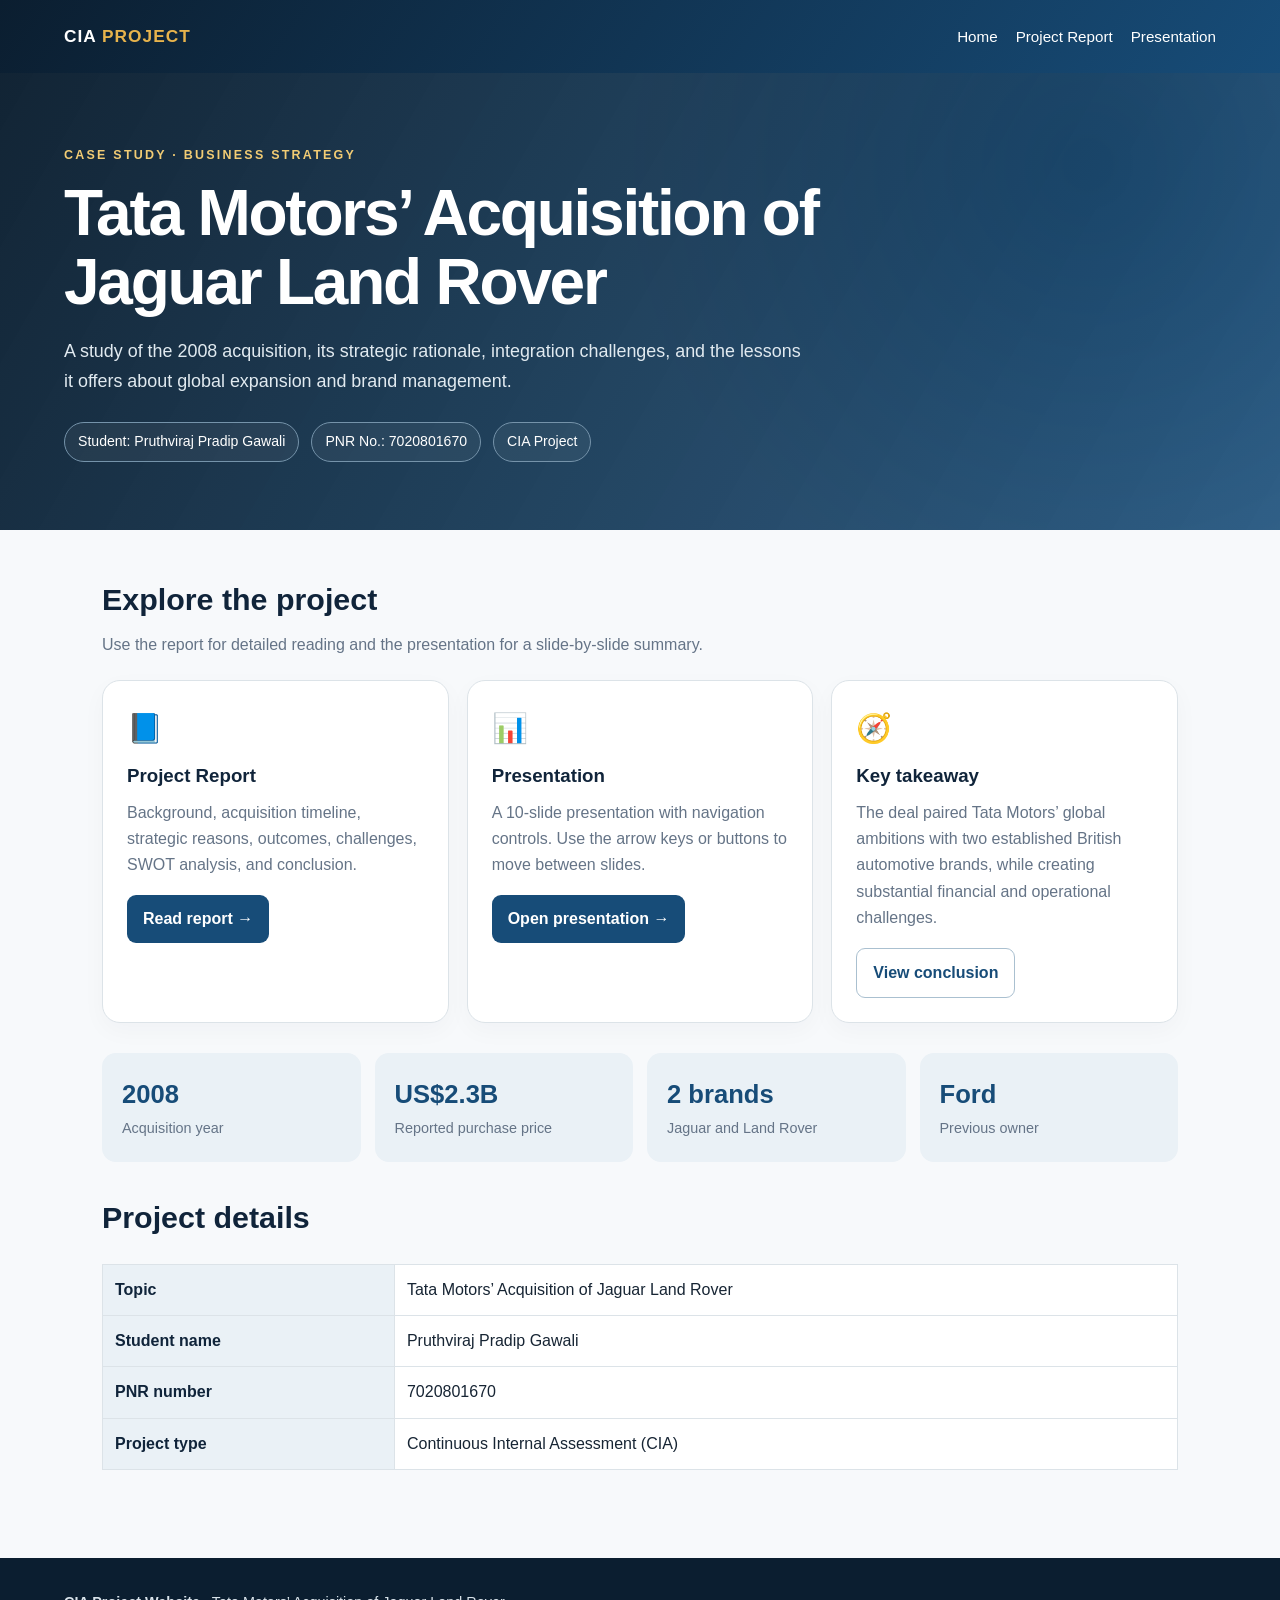
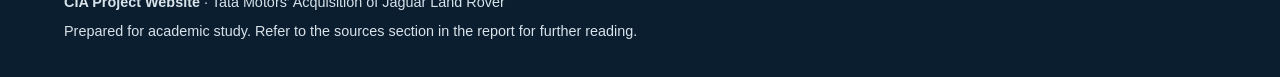
<file: index.html>
<!doctype html>
<html lang="en"><head><meta charset="utf-8"><meta name="viewport" content="width=device-width,initial-scale=1"><title>Tata Motors' Acquisition of Jaguar Land Rover | CIA Project</title><link rel="stylesheet" href="style.css"></head>
<body>
<header><div class="brand">CIA <span>PROJECT</span></div><nav><a href="index.html">Home</a><a href="report.html">Project Report</a><a href="presentation.html">Presentation</a></nav></header>
<section class="hero"><div class="eyebrow">Case study · Business strategy</div><h1>Tata Motors’ Acquisition of Jaguar Land Rover</h1><p>A study of the 2008 acquisition, its strategic rationale, integration challenges, and the lessons it offers about global expansion and brand management.</p><div class="meta"><span class="pill">Student: Pruthviraj Pradip Gawali</span><span class="pill">PNR No.: 7020801670</span><span class="pill">CIA Project</span></div></section>
<main>
<div class="section-head"><h2>Explore the project</h2><p>Use the report for detailed reading and the presentation for a slide-by-slide summary.</p></div>
<div class="cards">
<article class="card"><div class="icon">📘</div><h3>Project Report</h3><p>Background, acquisition timeline, strategic reasons, outcomes, challenges, SWOT analysis, and conclusion.</p><a class="button" href="report.html">Read report →</a></article>
<article class="card"><div class="icon">📊</div><h3>Presentation</h3><p>A 10-slide presentation with navigation controls. Use the arrow keys or buttons to move between slides.</p><a class="button" href="presentation.html">Open presentation →</a></article>
<article class="card"><div class="icon">🧭</div><h3>Key takeaway</h3><p>The deal paired Tata Motors’ global ambitions with two established British automotive brands, while creating substantial financial and operational challenges.</p><a class="button secondary" href="report.html#conclusion">View conclusion</a></article>
</div>
<div class="stats"><div class="stat"><strong>2008</strong><span>Acquisition year</span></div><div class="stat"><strong>US$2.3B</strong><span>Reported purchase price</span></div><div class="stat"><strong>2 brands</strong><span>Jaguar and Land Rover</span></div><div class="stat"><strong>Ford</strong><span>Previous owner</span></div></div>
<div class="section-head"><h2>Project details</h2></div>
<table><tr><th>Topic</th><td>Tata Motors’ Acquisition of Jaguar Land Rover</td></tr><tr><th>Student name</th><td>Pruthviraj Pradip Gawali</td></tr><tr><th>PNR number</th><td>7020801670</td></tr><tr><th>Project type</th><td>Continuous Internal Assessment (CIA)</td></tr></table>
</main><footer><p><strong>CIA Project Website</strong> · Tata Motors’ Acquisition of Jaguar Land Rover</p><p>Prepared for academic study. Refer to the sources section in the report for further reading.</p></footer>
</body></html>
</file>
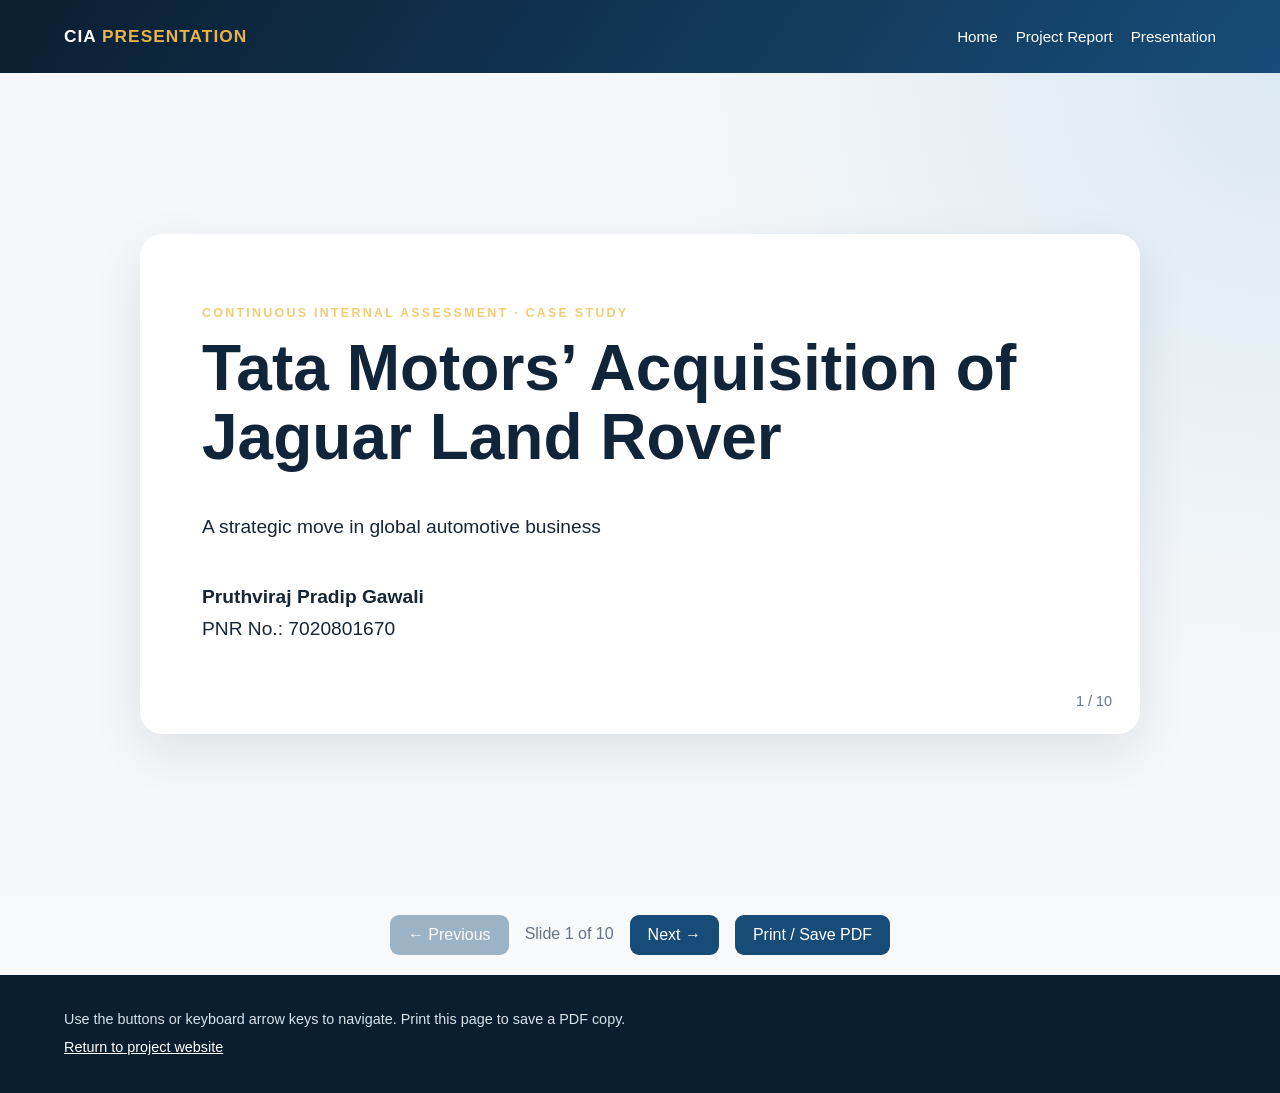
<file: presentation.html>
<!doctype html>
<html lang="en"><head><meta charset="utf-8"><meta name="viewport" content="width=device-width,initial-scale=1"><title>Presentation | Tata Motors and JLR</title><link rel="stylesheet" href="style.css"></head><body>
<header><div class="brand">CIA <span>PRESENTATION</span></div><nav><a href="index.html">Home</a><a href="report.html">Project Report</a><a href="presentation.html">Presentation</a></nav></header>
<div class="slide-shell" id="slides">
<section class="slide active"><div class="eyebrow">Continuous Internal Assessment · Case study</div><h1>Tata Motors’ Acquisition of Jaguar Land Rover</h1><p>A strategic move in global automotive business</p><p><strong>Pruthviraj Pradip Gawali</strong><br>PNR No.: 7020801670</p><span class="number">1 / 10</span></section>
<section class="slide"><h2>1. Introduction</h2><ul><li>Acquisitions can help companies expand into new markets quickly.</li><li>Tata Motors acquired the Jaguar and Land Rover businesses from Ford in 2008.</li><li>The deal is a useful case study in global strategy, brand management, and risk.</li></ul><span class="number">2 / 10</span></section>
<section class="slide"><h2>2. Companies involved</h2><p><strong>Tata Motors:</strong> Indian automotive company seeking broader international reach.</p><p><strong>Jaguar:</strong> Premium cars, performance, design, and British heritage.</p><p><strong>Land Rover:</strong> Premium SUVs and off-road capability.</p><p><strong>Ford:</strong> Seller and former owner of the two businesses.</p><span class="number">3 / 10</span></section>
<section class="slide"><h2>3. Deal at a glance</h2><p class="big">US$2.3 billion</p><p>Approximate reported purchase price</p><ul><li>Agreement announced: March 2008</li><li>Transaction completed: 2 June 2008</li><li>Buyer: Tata Motors · Seller: Ford Motor Company</li></ul><span class="number">4 / 10</span></section>
<section class="slide"><h2>4. Why did Tata Motors acquire JLR?</h2><ul><li>Build a stronger global presence.</li><li>Enter premium vehicle segments.</li><li>Acquire established brand value and customer recognition.</li><li>Access engineering, design, and product-development capabilities.</li><li>Diversify its product portfolio.</li></ul><span class="number">5 / 10</span></section>
<section class="slide"><h2>5. Strategic opportunities</h2><ul><li>Reach new international customer groups.</li><li>Build on two distinctive, recognised brands.</li><li>Develop products and expand into additional markets.</li><li>Share selected expertise and resources where beneficial.</li><li>Support long-term innovation and competitiveness.</li></ul><span class="number">6 / 10</span></section>
<section class="slide"><h2>6. Main challenges</h2><ul><li>Large capital commitment and financial exposure.</li><li>Global recession and uncertainty in vehicle demand.</li><li>Complex international operations and supply chains.</li><li>Need to preserve each brand’s identity.</li><li>Continuous investment in new products and technology.</li></ul><span class="number">7 / 10</span></section>
<section class="slide"><h2>7. SWOT summary</h2><p><strong>Strengths:</strong> Global brands, engineering knowledge, diversified portfolio.</p><p><strong>Weaknesses:</strong> High costs, complex operations, premium-market exposure.</p><p><strong>Opportunities:</strong> New products, global growth, technology development.</p><p><strong>Threats:</strong> Competition, economic downturns, regulatory change.</p><span class="number">8 / 10</span></section>
<section class="slide"><h2>8. Lessons for business</h2><ul><li>Ensure strategic fit before acquiring a company.</li><li>Protect the strengths and identity of acquired brands.</li><li>Prepare for financial and economic uncertainty.</li><li>Invest in people, quality, and product innovation after the deal.</li><li>Judge performance over the long term.</li></ul><span class="number">9 / 10</span></section>
<section class="slide"><h2>9. Conclusion</h2><p>The acquisition gave Tata Motors a platform in the global premium automotive market and ownership of two established brands.</p><p>Its long-term value depended on disciplined management, product investment, customer confidence, and preserving brand identity.</p><p><strong>Thank you</strong></p><p><small>Further reading: Tata Motors (tatamotors.com), JLR (jlr.com), Ford Media Center (media.ford.com).</small></p><span class="number">10 / 10</span></section>
</div>
<div class="slide-controls"><button id="prev" type="button" aria-label="Previous slide">← Previous</button><span id="counter">Slide 1 of 10</span><button id="next" type="button" aria-label="Next slide">Next →</button><button type="button" onclick="window.print()">Print / Save PDF</button></div>
<footer><p>Use the buttons or keyboard arrow keys to navigate. Print this page to save a PDF copy.</p><p><a href="index.html" style="color:#fff">Return to project website</a></p></footer>
<script>
const slides=[...document.querySelectorAll('.slide')];let current=0;
const counter=document.getElementById('counter'),prev=document.getElementById('prev'),next=document.getElementById('next');
function show(i){current=Math.max(0,Math.min(slides.length-1,i));slides.forEach((s,n)=>s.classList.toggle('active',n===current));counter.textContent=`Slide ${current+1} of ${slides.length}`;prev.disabled=current===0;next.disabled=current===slides.length-1;}
prev.addEventListener('click',()=>show(current-1));next.addEventListener('click',()=>show(current+1));
document.addEventListener('keydown',e=>{if(e.key==='ArrowRight'||e.key==='PageDown')show(current+1);if(e.key==='ArrowLeft'||e.key==='PageUp')show(current-1);});
show(0);
</script></body></html>
</file>
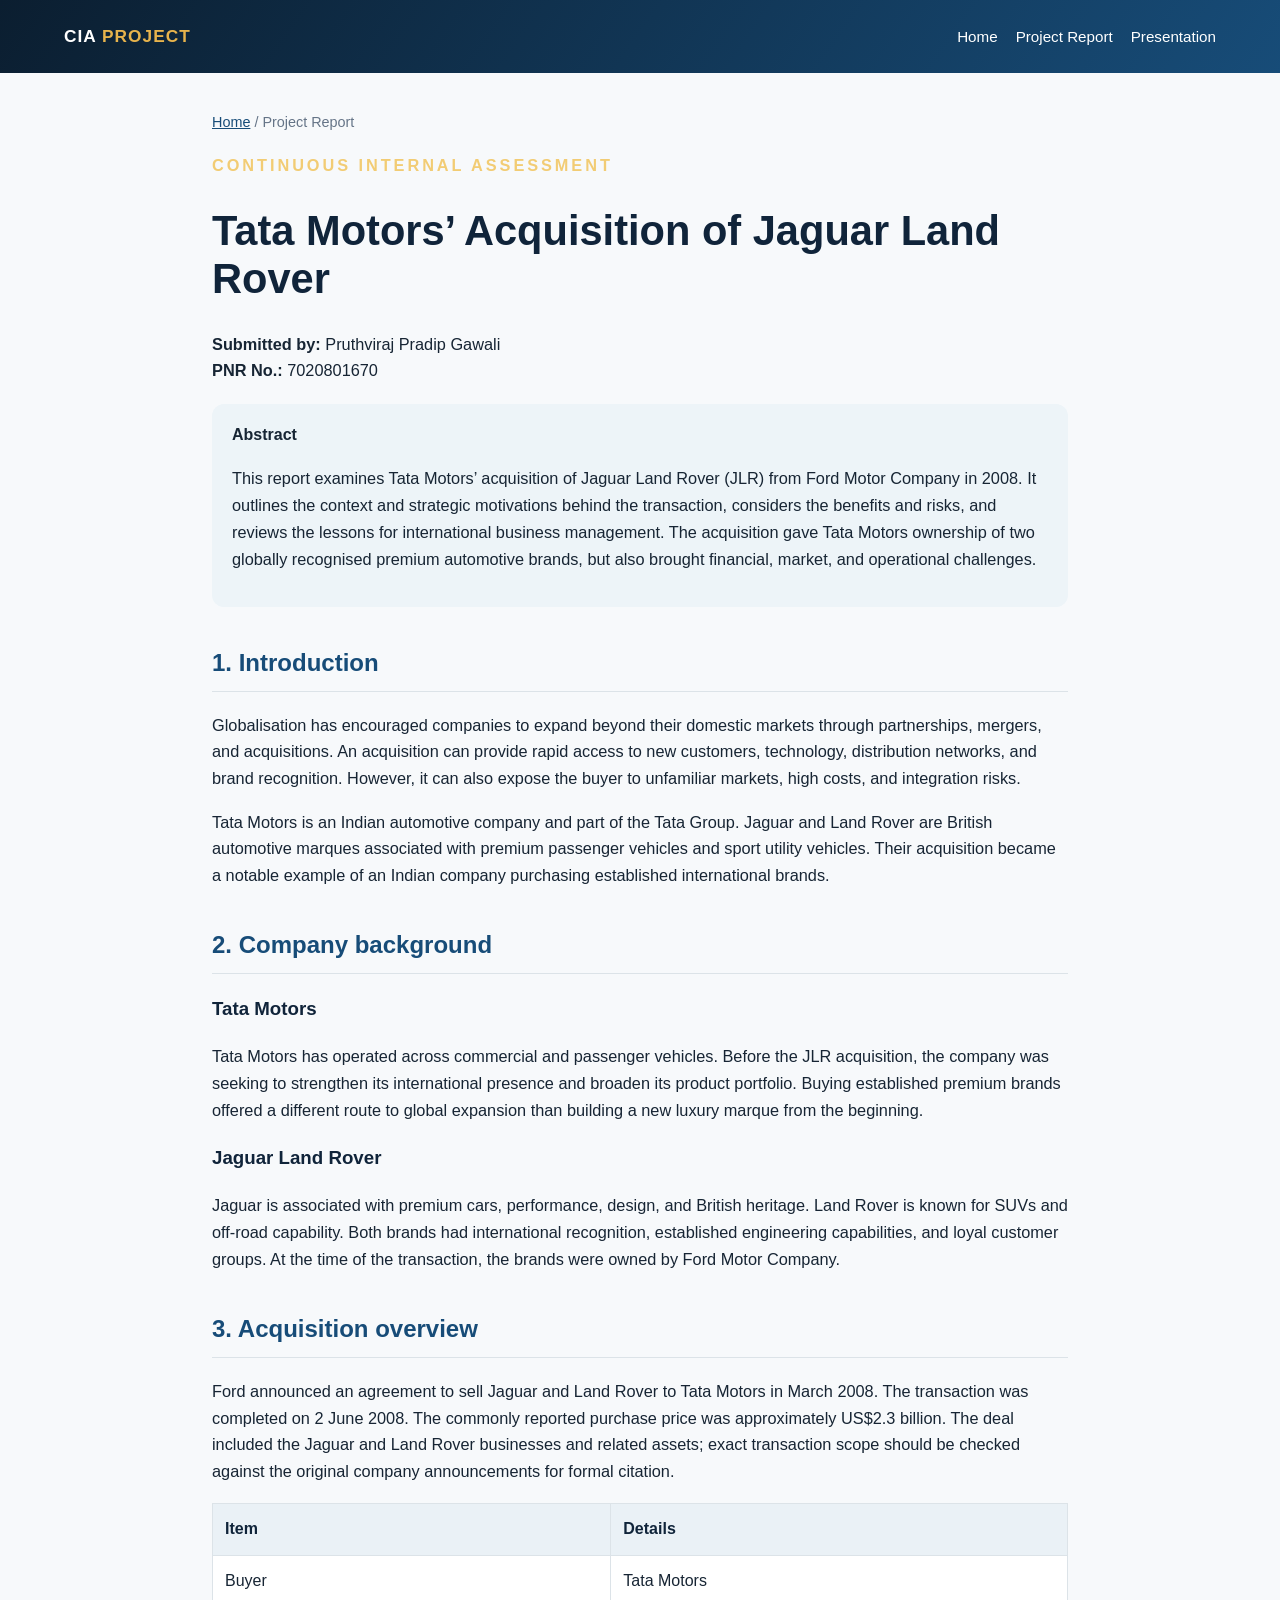
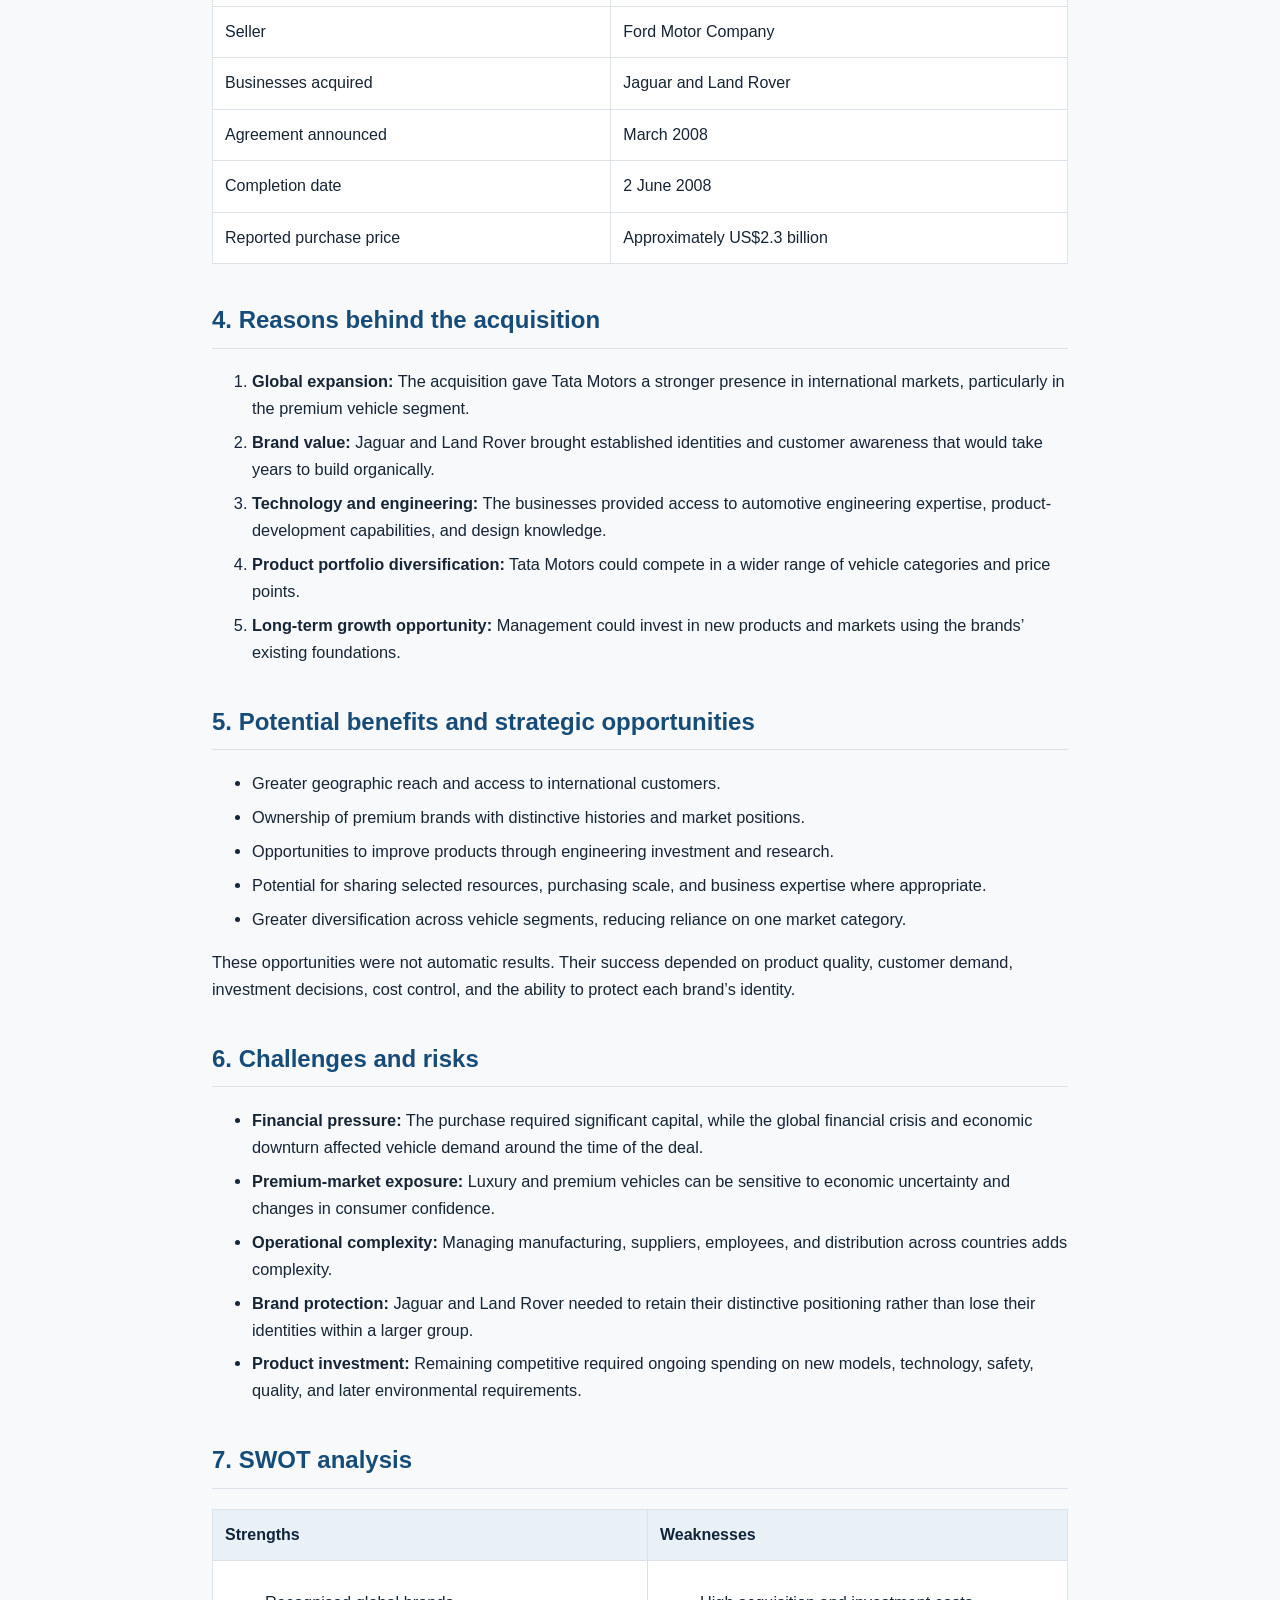
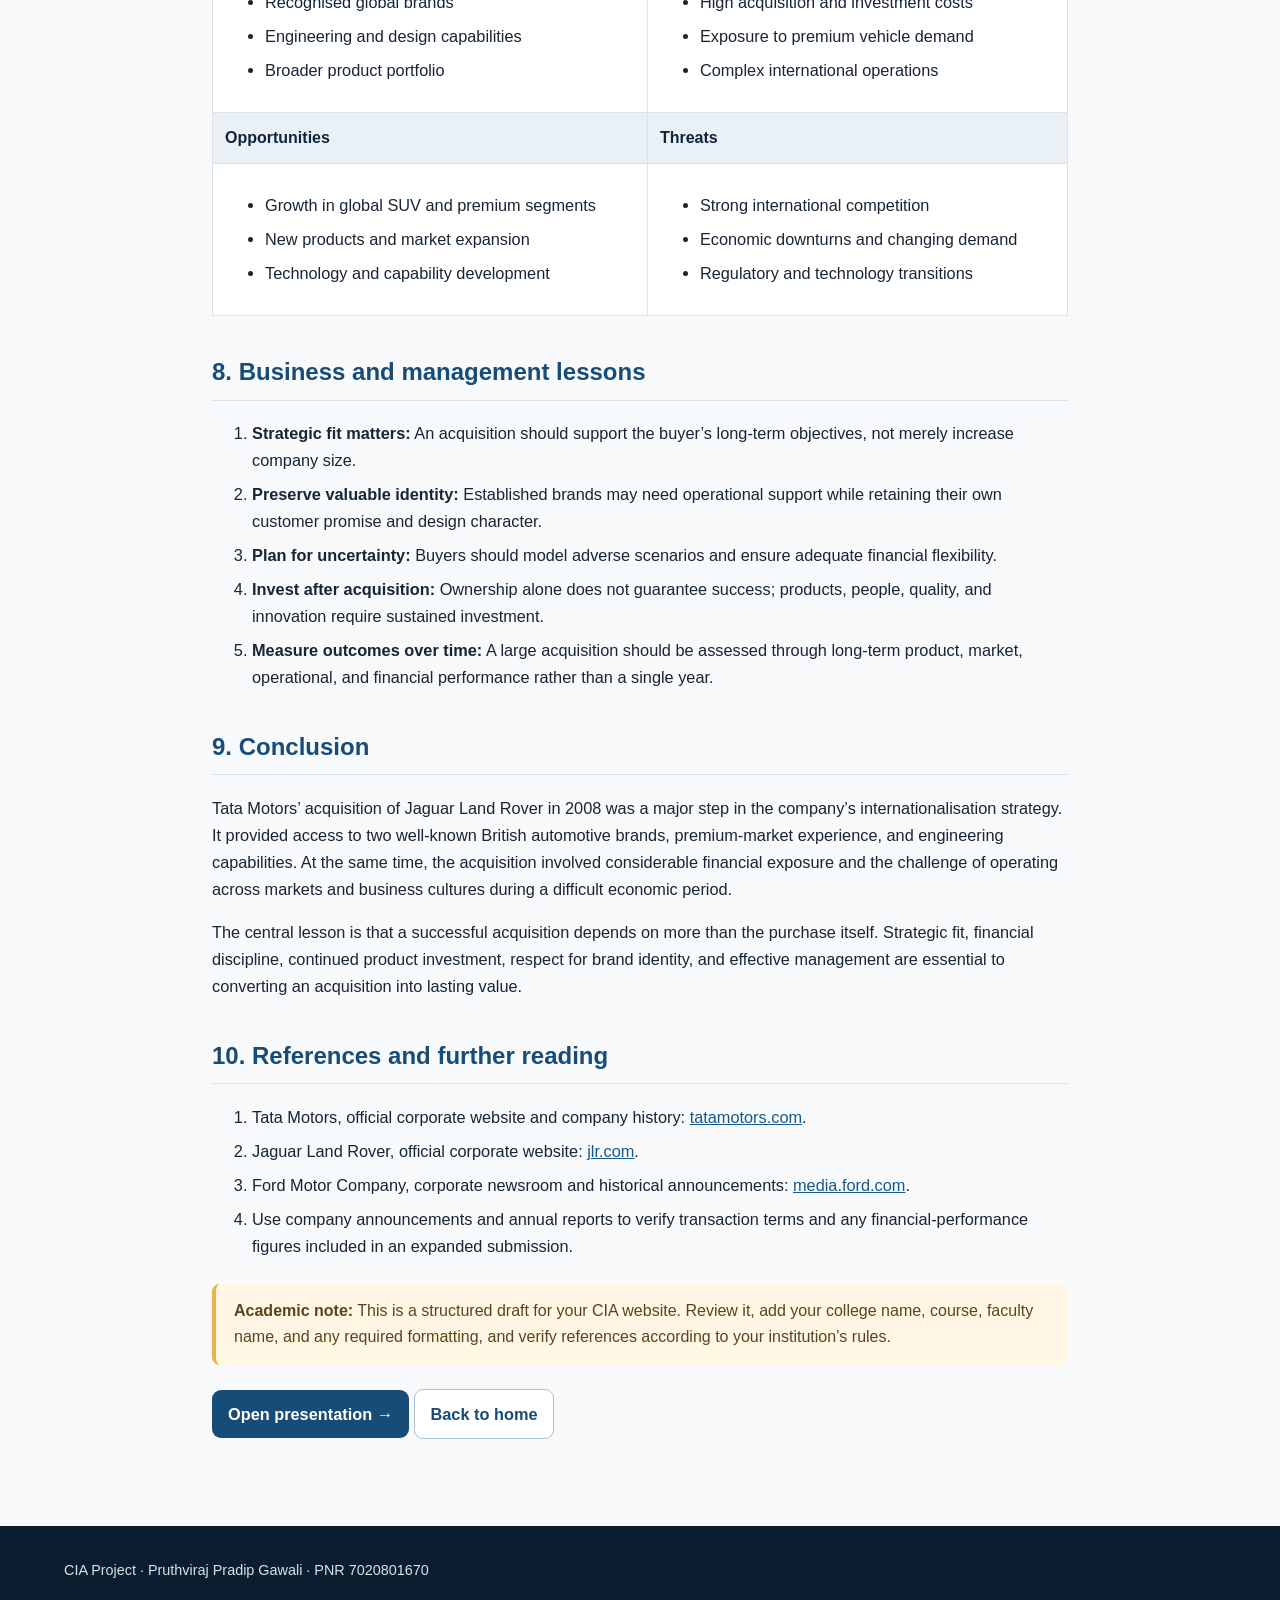
<file: report.html>
<!doctype html>
<html lang="en"><head><meta charset="utf-8"><meta name="viewport" content="width=device-width,initial-scale=1"><title>Project Report | Tata Motors and JLR</title><link rel="stylesheet" href="style.css"></head><body>
<header><div class="brand">CIA <span>PROJECT</span></div><nav><a href="index.html">Home</a><a href="report.html">Project Report</a><a href="presentation.html">Presentation</a></nav></header>
<main class="content"><div class="breadcrumb"><a href="index.html">Home</a> / Project Report</div>
<p class="eyebrow">Continuous Internal Assessment</p><h1>Tata Motors’ Acquisition of Jaguar Land Rover</h1>
<p><strong>Submitted by:</strong> Pruthviraj Pradip Gawali<br><strong>PNR No.:</strong> 7020801670</p>
<div class="callout"><strong>Abstract</strong><p>This report examines Tata Motors’ acquisition of Jaguar Land Rover (JLR) from Ford Motor Company in 2008. It outlines the context and strategic motivations behind the transaction, considers the benefits and risks, and reviews the lessons for international business management. The acquisition gave Tata Motors ownership of two globally recognised premium automotive brands, but also brought financial, market, and operational challenges.</p></div>
<h2>1. Introduction</h2><p>Globalisation has encouraged companies to expand beyond their domestic markets through partnerships, mergers, and acquisitions. An acquisition can provide rapid access to new customers, technology, distribution networks, and brand recognition. However, it can also expose the buyer to unfamiliar markets, high costs, and integration risks.</p><p>Tata Motors is an Indian automotive company and part of the Tata Group. Jaguar and Land Rover are British automotive marques associated with premium passenger vehicles and sport utility vehicles. Their acquisition became a notable example of an Indian company purchasing established international brands.</p>
<h2>2. Company background</h2><h3>Tata Motors</h3><p>Tata Motors has operated across commercial and passenger vehicles. Before the JLR acquisition, the company was seeking to strengthen its international presence and broaden its product portfolio. Buying established premium brands offered a different route to global expansion than building a new luxury marque from the beginning.</p><h3>Jaguar Land Rover</h3><p>Jaguar is associated with premium cars, performance, design, and British heritage. Land Rover is known for SUVs and off-road capability. Both brands had international recognition, established engineering capabilities, and loyal customer groups. At the time of the transaction, the brands were owned by Ford Motor Company.</p>
<h2>3. Acquisition overview</h2><p>Ford announced an agreement to sell Jaguar and Land Rover to Tata Motors in March 2008. The transaction was completed on 2 June 2008. The commonly reported purchase price was approximately US$2.3 billion. The deal included the Jaguar and Land Rover businesses and related assets; exact transaction scope should be checked against the original company announcements for formal citation.</p>
<table><tr><th>Item</th><th>Details</th></tr><tr><td>Buyer</td><td>Tata Motors</td></tr><tr><td>Seller</td><td>Ford Motor Company</td></tr><tr><td>Businesses acquired</td><td>Jaguar and Land Rover</td></tr><tr><td>Agreement announced</td><td>March 2008</td></tr><tr><td>Completion date</td><td>2 June 2008</td></tr><tr><td>Reported purchase price</td><td>Approximately US$2.3 billion</td></tr></table>
<h2>4. Reasons behind the acquisition</h2><ol><li><strong>Global expansion:</strong> The acquisition gave Tata Motors a stronger presence in international markets, particularly in the premium vehicle segment.</li><li><strong>Brand value:</strong> Jaguar and Land Rover brought established identities and customer awareness that would take years to build organically.</li><li><strong>Technology and engineering:</strong> The businesses provided access to automotive engineering expertise, product-development capabilities, and design knowledge.</li><li><strong>Product portfolio diversification:</strong> Tata Motors could compete in a wider range of vehicle categories and price points.</li><li><strong>Long-term growth opportunity:</strong> Management could invest in new products and markets using the brands’ existing foundations.</li></ol>
<h2>5. Potential benefits and strategic opportunities</h2><ul><li>Greater geographic reach and access to international customers.</li><li>Ownership of premium brands with distinctive histories and market positions.</li><li>Opportunities to improve products through engineering investment and research.</li><li>Potential for sharing selected resources, purchasing scale, and business expertise where appropriate.</li><li>Greater diversification across vehicle segments, reducing reliance on one market category.</li></ul><p>These opportunities were not automatic results. Their success depended on product quality, customer demand, investment decisions, cost control, and the ability to protect each brand’s identity.</p>
<h2>6. Challenges and risks</h2><ul><li><strong>Financial pressure:</strong> The purchase required significant capital, while the global financial crisis and economic downturn affected vehicle demand around the time of the deal.</li><li><strong>Premium-market exposure:</strong> Luxury and premium vehicles can be sensitive to economic uncertainty and changes in consumer confidence.</li><li><strong>Operational complexity:</strong> Managing manufacturing, suppliers, employees, and distribution across countries adds complexity.</li><li><strong>Brand protection:</strong> Jaguar and Land Rover needed to retain their distinctive positioning rather than lose their identities within a larger group.</li><li><strong>Product investment:</strong> Remaining competitive required ongoing spending on new models, technology, safety, quality, and later environmental requirements.</li></ul>
<h2>7. SWOT analysis</h2><table><tr><th>Strengths</th><th>Weaknesses</th></tr><tr><td><ul><li>Recognised global brands</li><li>Engineering and design capabilities</li><li>Broader product portfolio</li></ul></td><td><ul><li>High acquisition and investment costs</li><li>Exposure to premium vehicle demand</li><li>Complex international operations</li></ul></td></tr><tr><th>Opportunities</th><th>Threats</th></tr><tr><td><ul><li>Growth in global SUV and premium segments</li><li>New products and market expansion</li><li>Technology and capability development</li></ul></td><td><ul><li>Strong international competition</li><li>Economic downturns and changing demand</li><li>Regulatory and technology transitions</li></ul></td></tr></table>
<h2>8. Business and management lessons</h2><ol><li><strong>Strategic fit matters:</strong> An acquisition should support the buyer’s long-term objectives, not merely increase company size.</li><li><strong>Preserve valuable identity:</strong> Established brands may need operational support while retaining their own customer promise and design character.</li><li><strong>Plan for uncertainty:</strong> Buyers should model adverse scenarios and ensure adequate financial flexibility.</li><li><strong>Invest after acquisition:</strong> Ownership alone does not guarantee success; products, people, quality, and innovation require sustained investment.</li><li><strong>Measure outcomes over time:</strong> A large acquisition should be assessed through long-term product, market, operational, and financial performance rather than a single year.</li></ol>
<h2>9. Conclusion <span id="conclusion"></span></h2><p>Tata Motors’ acquisition of Jaguar Land Rover in 2008 was a major step in the company’s internationalisation strategy. It provided access to two well-known British automotive brands, premium-market experience, and engineering capabilities. At the same time, the acquisition involved considerable financial exposure and the challenge of operating across markets and business cultures during a difficult economic period.</p><p>The central lesson is that a successful acquisition depends on more than the purchase itself. Strategic fit, financial discipline, continued product investment, respect for brand identity, and effective management are essential to converting an acquisition into lasting value.</p>
<h2>10. References and further reading</h2><ol><li>Tata Motors, official corporate website and company history: <a href="https://www.tatamotors.com/" target="_blank" rel="noopener">tatamotors.com</a>.</li><li>Jaguar Land Rover, official corporate website: <a href="https://www.jlr.com/" target="_blank" rel="noopener">jlr.com</a>.</li><li>Ford Motor Company, corporate newsroom and historical announcements: <a href="https://media.ford.com/" target="_blank" rel="noopener">media.ford.com</a>.</li><li>Use company announcements and annual reports to verify transaction terms and any financial-performance figures included in an expanded submission.</li></ol>
<div class="notice"><strong>Academic note:</strong> This is a structured draft for your CIA website. Review it, add your college name, course, faculty name, and any required formatting, and verify references according to your institution’s rules.</div>
<p><a class="button" href="presentation.html">Open presentation →</a> <a class="button secondary" href="index.html">Back to home</a></p>
</main><footer><p>CIA Project · Pruthviraj Pradip Gawali · PNR 7020801670</p></footer></body></html>
</file>
<file: style.css>
:root{--navy:#10243a;--blue:#174c78;--gold:#e7b34c;--cream:#f5f3ee;--ink:#172534;--muted:#657487;--white:#fff;--line:#dce3e8}
*{box-sizing:border-box}html{scroll-behavior:smooth}body{margin:0;font-family:Inter,Segoe UI,Arial,sans-serif;color:var(--ink);background:#f7f9fb;line-height:1.65}
a{color:#165a8d}a:focus,button:focus{outline:3px solid #f0c45e;outline-offset:3px}
header{background:linear-gradient(125deg,#0b1e30,#174c78);color:#fff;padding:22px max(5vw,20px);display:flex;align-items:center;justify-content:space-between;gap:20px;flex-wrap:wrap}
.brand{font-weight:800;letter-spacing:.06em;font-size:1.08rem}.brand span{color:var(--gold)}
nav{display:flex;gap:18px;flex-wrap:wrap}nav a{color:#fff;text-decoration:none;font-size:.95rem}nav a:hover{text-decoration:underline;color:#f4d58e}
.hero{padding:72px max(5vw,20px) 68px;background:linear-gradient(120deg,rgba(10,29,46,.97),rgba(23,76,120,.88)),radial-gradient(circle at 85% 20%,#4d7898,transparent 40%);color:white}
.eyebrow{text-transform:uppercase;letter-spacing:.18em;font-size:.78rem;color:#f2cc74;font-weight:800}
.hero h1{font-size:clamp(2.25rem,5vw,4.4rem);line-height:1.08;max-width:900px;margin:14px 0 20px;letter-spacing:-.035em}
.hero p{max-width:750px;font-size:1.12rem;color:#e1eaf0}
.meta{display:flex;gap:12px;flex-wrap:wrap;margin-top:26px}.pill{border:1px solid #7593aa;border-radius:999px;padding:7px 13px;font-size:.88rem;background:#ffffff0d}
main{max-width:1120px;margin:0 auto;padding:44px 22px 70px}
.section-head{margin-bottom:22px}.section-head h2{margin:0 0 8px;font-size:1.9rem;color:var(--navy)}.section-head p{margin:0;color:var(--muted)}
.cards{display:grid;grid-template-columns:repeat(auto-fit,minmax(230px,1fr));gap:18px}
.card{background:white;border:1px solid var(--line);border-radius:18px;padding:24px;box-shadow:0 8px 24px #132a3b08}
.card h3{margin:8px 0;color:var(--navy)}.card p{color:var(--muted);margin:8px 0 16px}.card .icon{font-size:1.8rem}
.button{display:inline-block;background:var(--blue);color:white;text-decoration:none;border-radius:9px;padding:11px 16px;font-weight:700}.button:hover{background:#0d3555}.button.secondary{background:white;color:var(--blue);border:1px solid #aac0d0}
.stats{display:grid;grid-template-columns:repeat(auto-fit,minmax(160px,1fr));gap:14px;margin:30px 0}.stat{padding:20px;border-radius:14px;background:#eaf1f6}.stat strong{display:block;color:var(--blue);font-size:1.6rem}.stat span{font-size:.9rem;color:var(--muted)}
.notice{background:#fff7e3;border-left:4px solid var(--gold);padding:14px 18px;border-radius:8px;margin:24px 0;color:#59451d}
footer{background:#0b1e30;color:#d8e2e9;padding:28px max(5vw,20px);font-size:.9rem}footer p{margin:5px 0}
.content{max-width:900px;margin:auto;padding:38px 22px 70px}.content h1{font-size:2.6rem;line-height:1.15;color:var(--navy)}.content h2{margin-top:36px;color:var(--blue);border-bottom:1px solid var(--line);padding-bottom:8px}.content h3{color:var(--navy)}.content p,.content li{font-size:1.02rem}.content li{margin:7px 0}.breadcrumb{font-size:.9rem;color:var(--muted);margin-bottom:18px}.breadcrumb a{color:var(--blue)}
table{width:100%;border-collapse:collapse;margin:18px 0;background:#fff}th,td{border:1px solid var(--line);padding:12px;text-align:left;vertical-align:top}th{background:#eaf1f6;color:var(--navy)}
.callout{background:#edf4f8;padding:18px 20px;border-radius:12px;margin:20px 0}
.slide-shell{min-height:calc(100vh - 78px);display:flex;align-items:center;justify-content:center;padding:24px;background:radial-gradient(circle at top right,#dbe9f2,transparent 40%),#f5f7f9}
.slide{display:none;background:white;width:min(100%,1000px);min-height:500px;border-radius:22px;box-shadow:0 18px 50px #10243a18;padding:clamp(26px,5vw,62px);position:relative}.slide.active{display:flex;flex-direction:column;justify-content:center}.slide h1{font-size:clamp(2.2rem,5vw,4rem);line-height:1.08;color:var(--navy);margin:10px 0 20px}.slide h2{font-size:clamp(1.7rem,3vw,2.5rem);color:var(--blue);margin:0 0 20px}.slide p,.slide li{font-size:clamp(1rem,1.5vw,1.25rem)}.slide .number{position:absolute;right:28px;bottom:20px;color:var(--muted);font-size:.9rem}.slide .big{font-size:clamp(2rem,4vw,3.2rem);font-weight:800;color:var(--blue)}.slide-controls{display:flex;justify-content:center;align-items:center;gap:16px;padding:20px}.slide-controls button{border:0;background:var(--blue);color:white;border-radius:9px;padding:11px 18px;font-size:1rem;cursor:pointer}.slide-controls button:disabled{opacity:.4;cursor:not-allowed}.slide-controls span{color:var(--muted);min-width:80px;text-align:center}
@media(max-width:600px){header{align-items:flex-start}.hero{padding-top:48px}.content h1{font-size:2.1rem}.slide{min-height:570px}}
@media print{header,footer,.slide-controls{display:none!important}.slide-shell{display:block;background:white;padding:0}.slide{display:flex!important;page-break-after:always;box-shadow:none;border:1px solid #ddd;width:100%;min-height:95vh}}
</file>
